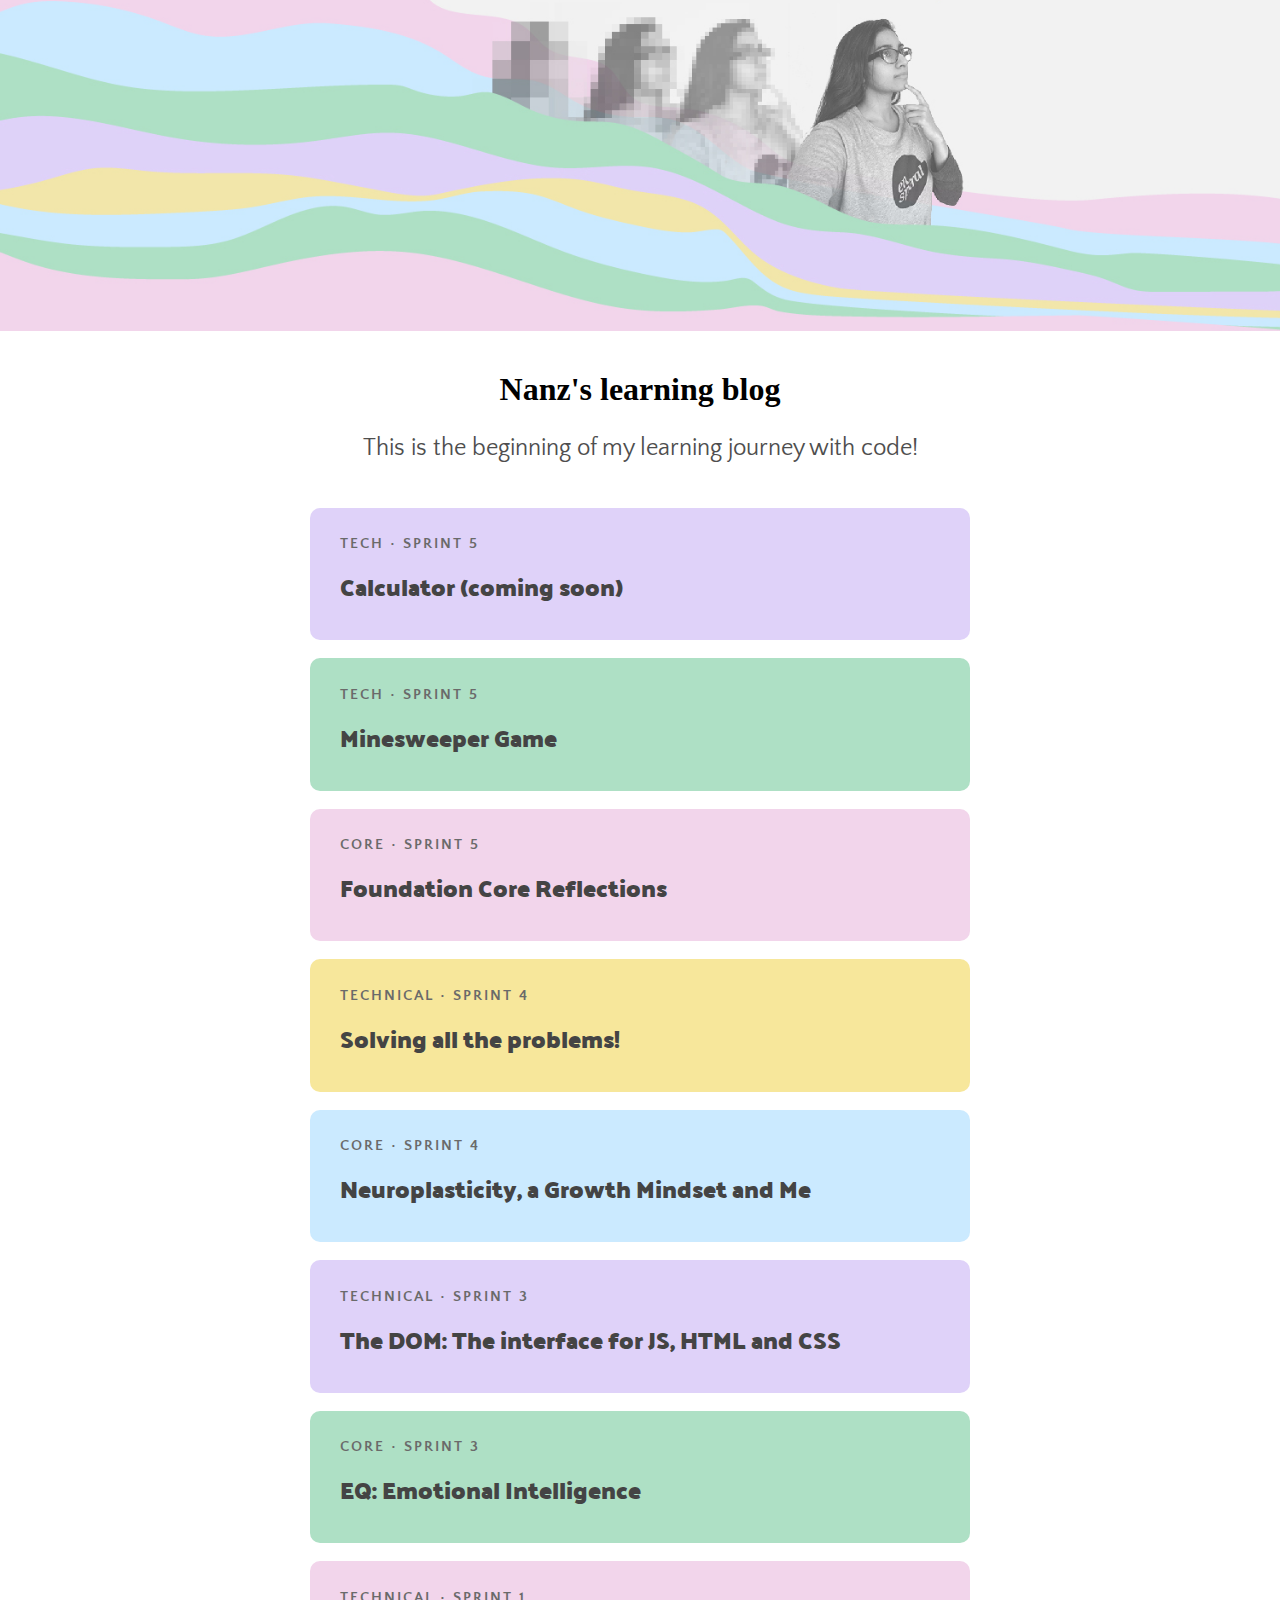
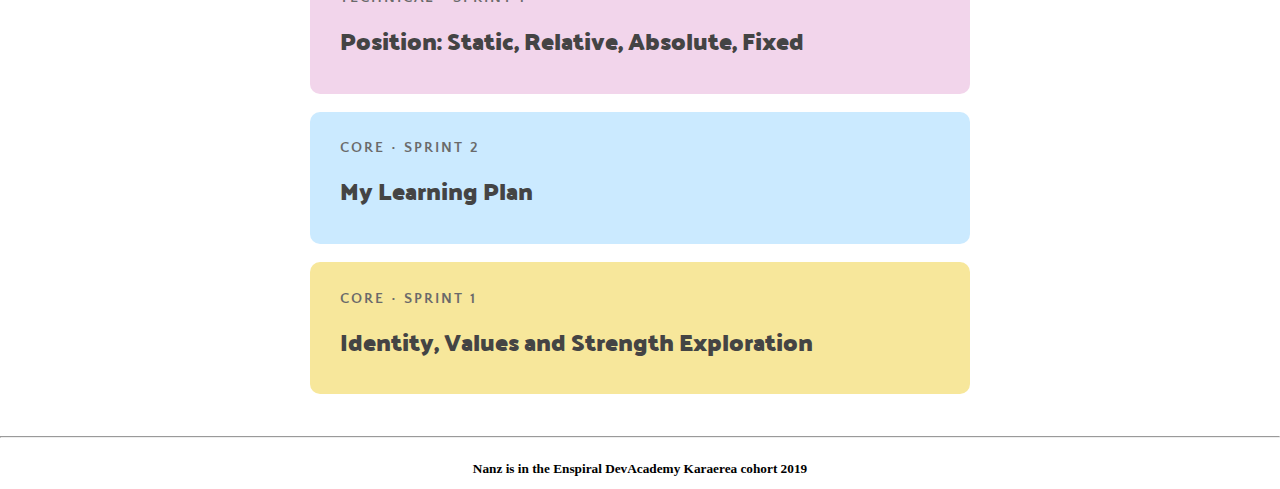
<file: index.html>
<html>
  <head>
   <title>Nanz's blog</title>
   <meta charset="UTF-8">
   <link href="styles/main.css" rel="stylesheet" type="text/css" />
   <link href="https://fonts.googleapis.com/css?family=Palanquin+Dark:500|Quattrocento+Sans" rel="stylesheet">
   <link rel="icon" type="image/png" sizes="16x16" href="/favicon-16x16.png">

  
  </head>
  
   <body>
      <img src="images/banner.jpg" class="banner-image">  
      <br>
     <div>
       <br>
       <h1>Nanz's learning blog</h1>
       <p> This is the beginning of my learning journey with code!</p>
     </div>
     
<div id="container">
      <a href=#><div class="blog-box-purple" id="box">
            <h3>TECH • SPRINT 5</h3>
            <h2>Calculator (coming soon) </h2>
        
         </div></a>
      <br>
      <a href="https://ninja-nanz.github.io/minesweeper/"><div class="blog-box-green" id="box">
         <h3>TECH • SPRINT 5</h3>
         <h2>Minesweeper Game </h2>
     
      </div></a>
   <br>

      <a href="blog/sprint5-core.html"><div class="blog-box-pink" id="box">
         <h3>CORE • SPRINT 5</h3>
         <h2>Foundation Core Reflections </h2>
   
   </div></a>
   <br>
   <a href="blog/sprint4-technical.html"><div class="blog-box-yellow" id="box">
    <h3>TECHNICAL • SPRINT 4</h3>
    <h2>Solving all the problems!</h2>

   </div></a>
   <br>
   <a href="blog/sprint4-core.html"><div class="blog-box-blue" id="box">
      <h3>CORE • SPRINT 4</h3>
      <h2>Neuroplasticity, a Growth Mindset and Me </h2>
  
   </div></a>
   <br> <a href="blog/sprint3-technical.html"><div class="blog-box-purple" id="box">
    <h3>TECHNICAL • SPRINT 3</h3>
    <h2>The DOM: The interface for JS, HTML and CSS</h2>

   </div></a>
   <br>
   <a href="blog/sprint3-core.html"><div class="blog-box-green" id="box">
      <h3>CORE • SPRINT 3</h3>
      <h2>EQ: Emotional Intelligence </h2>
  
   </div></a>
<br>
     <a href="blog/sprint2-technical.html"><div class="blog-box-pink" id="box">
      <h3>TECHNICAL • SPRINT 1</h3>
      <h2>Position: Static, Relative, Absolute, Fixed</h2>
 
     </div></a>
<br>
     <a href="blog/sprint2-core.html"><div class="blog-box-blue" id="box">
        <h3>CORE • SPRINT 2</h3>
        <h2>My Learning Plan </h2>
    
     </div></a>
<br>
     <a href="blog/sprint1-core.html"><div class="blog-box-yellow" id="box">
        <h3>CORE • SPRINT 1</h3>
        <h2>Identity, Values and Strength Exploration </h2>
    
     </div></a>
</div>
<br>

  </body>

  <footer>
   <br>
   <br>
    <hr>
    <div class=".footer">
      <h5>Nanz is in the Enspiral DevAcademy Karaerea cohort 2019</h5>
    </div>
    
  </footer>
</html>
</file>
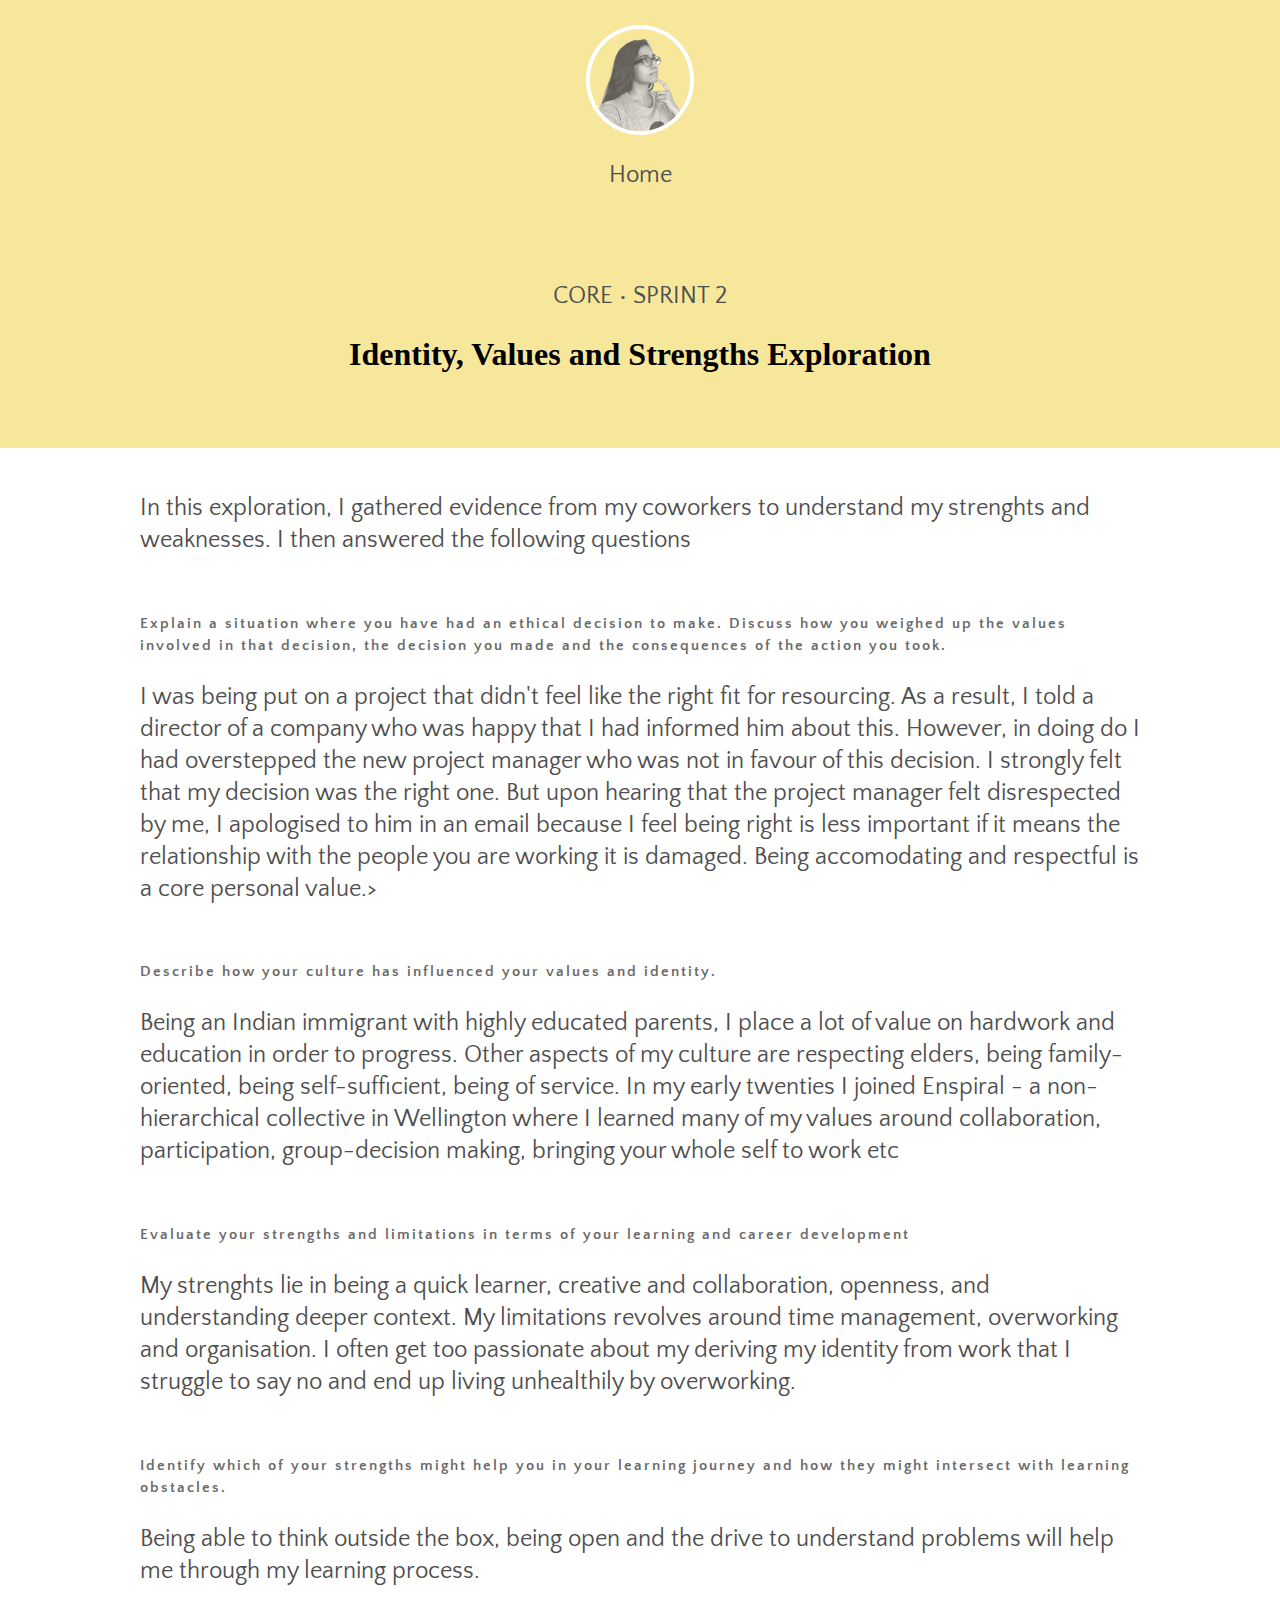
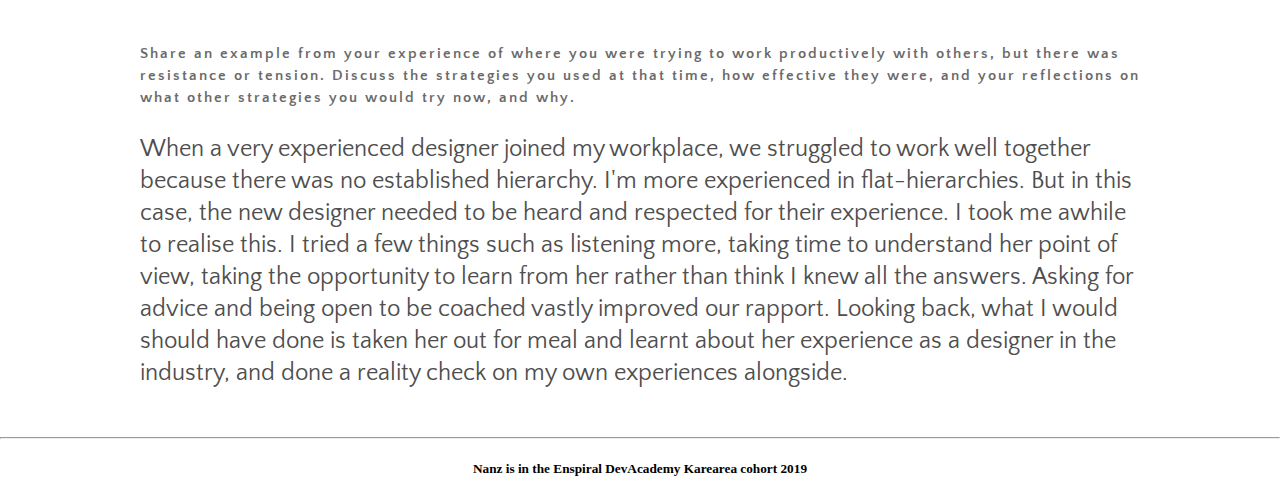
<file: blog/sprint1-core.html>
<html>
  <head>
   <title>Sprint 2 Technical</title>
   <meta charset="UTF-8">
   <link href="../styles/main.css" rel="stylesheet" type="text/css" />
   <link href="https://fonts.googleapis.com/css?family=Palanquin+Dark:500|Quattrocento+Sans" rel="stylesheet">
   <link rel="icon" type="image/png" sizes="16x16" href="/favicon-16x16.png">

  
  </head>
  
   <body>
     <div class="blog-header-yellow">
       
        <div class="section">
          <a href="../index.html"><img src="../images/logo.png" class="logo-1"><p>Home</p></a>
        </div>
        <br>
        <br>
        <p>CORE • SPRINT 2</p>
        <h1>Identity, Values and Strengths Exploration</h1>
       <br>
       <br>
       <br>
     </div>
     
<div id="container">
    <p>In this exploration, I gathered evidence from my coworkers to understand my strenghts and weaknesses. I then answered the following questions</p>
    <br>
    <h3>Explain a situation where you have had an ethical decision to make. Discuss how you weighed up the values involved in that decision, the decision you made and the consequences of the action you took.
    </h3>
    <p> I was being put on a project that didn't feel like the right fit for resourcing. As a result, I told a director of a company who was happy that I had informed him about this. However, in doing do I had overstepped the new project manager who was not in favour of this decision. I strongly felt that my decision was the right one. But upon hearing that the project manager felt disrespected by me, I apologised to him in an email because I feel being right is less important if it means the relationship with the people you are working it is damaged. Being accomodating and respectful is a core personal value.</h3>> 
    </p>
<br>
    <h3>Describe how your culture has influenced your values and identity.
    </h3>
    <p>Being an Indian immigrant with highly educated parents, I place a lot of value on hardwork and education in order to progress. Other aspects of my culture are respecting elders, being family-oriented, being self-sufficient, being of service. In my early twenties I joined Enspiral - a non-hierarchical collective in Wellington where I learned many of my values around collaboration, participation, group-decision making, bringing your whole self to work etc 
    </p>
<br>

   <h3>Evaluate your strengths and limitations in terms of your learning and career development
    </h3>
    <p>My strenghts lie in being a quick learner, creative and collaboration, openness, and understanding deeper context. My limitations revolves around time management, overworking and organisation. I often get too passionate about my deriving my identity from work that I struggle to say no and end up living unhealthily by overworking. 
    </p>
<br>
    <h3>Identify which of your strengths might help you in your learning journey and how they might intersect with learning obstacles.
    </h3> 
    <p>Being able to think outside the box, being open and the drive to understand problems will help me through my learning process. 
    </p>
<br>
    <h3>Share an example from your experience of where you were trying to work productively with others, but there was resistance or tension. Discuss the strategies you used at that time, how effective they were, and your reflections on what other strategies you would try now, and why.
    </h3>
    <p> When a very experienced designer joined my workplace, we struggled to work well together because there was no established hierarchy. I'm more experienced in flat-hierarchies. But in this case, the new designer needed to be heard and respected for their experience. I took me awhile to realise this. I tried a few things such as listening more, taking time to understand her point of view, taking the opportunity to learn from her rather than think I knew all the answers. Asking for advice and being open to be coached vastly improved our rapport. Looking back, what I would should have done is taken her out for meal and learnt about her experience as a designer in the industry, and done a reality check on my own experiences alongside. 
    </p>
            <br>
</div>
  </body>

<footer>
    <br>
    
    <hr>
    <div class=".footer">
      <h5>Nanz is in the Enspiral DevAcademy Karearea cohort 2019</h5>
    </div>
    
  </footer>
</html>
</file>
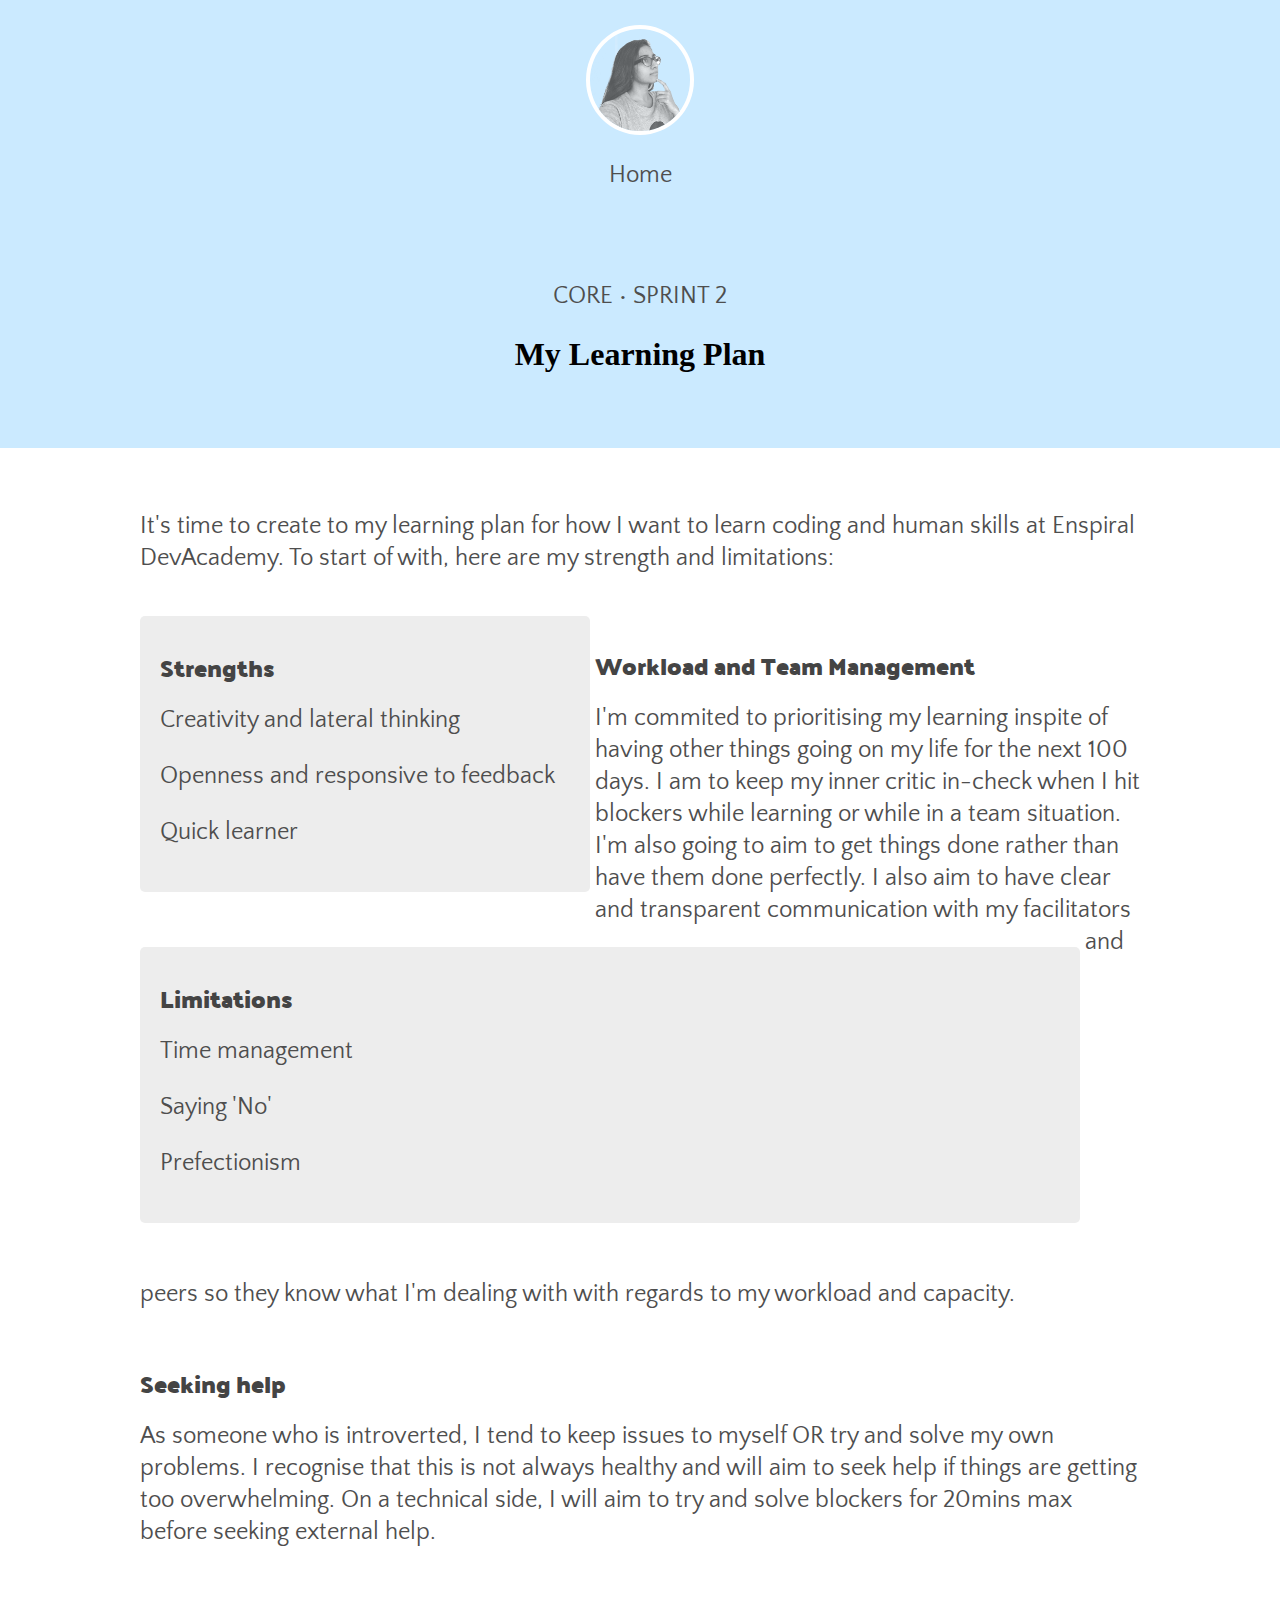
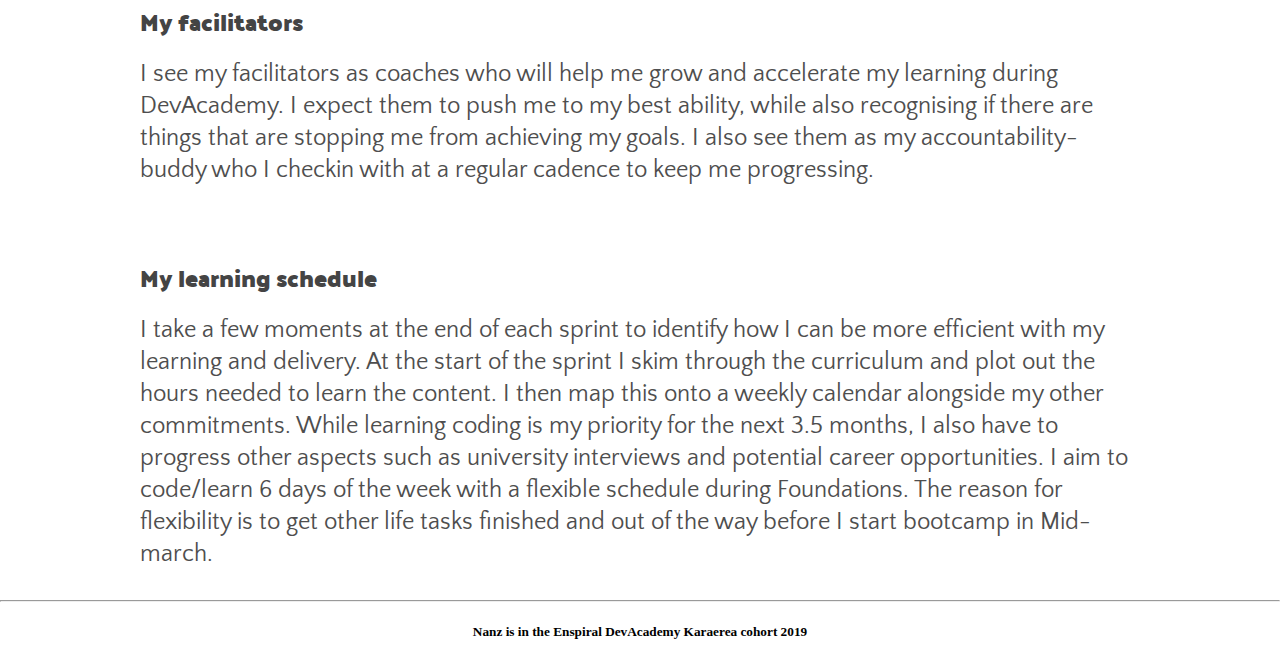
<file: blog/sprint2-core.html>
<html>
  <head>
   <title>Sprint 2 Technical</title>
   <meta charset="UTF-8">
   <link href="../styles/main.css" rel="stylesheet" type="text/css" />
   <link href="https://fonts.googleapis.com/css?family=Palanquin+Dark:500|Quattrocento+Sans" rel="stylesheet">
   <link rel="icon" type="image/png" sizes="16x16" href="/favicon-16x16.png">

  
  </head>
  
   <body>
     <div class="blog-header-blue">
       
        <div class="section">
          <a href="../index.html"><img src="../images/logo.png" class="logo-1"><p>Home</p></a>
        </div>
        <br>
        <br>
        <p>CORE • SPRINT 2</p>
        <h1>My Learning Plan</h1>
       <br>
       <br>
       <br>
     </div>
     
<div id="container">

    <br>
    <p>It's time to create to my learning plan for how I want to learn coding and human skills at Enspiral DevAcademy. To start of with, here are my strength and limitations: </p>
    <br>
    <div id="left-col"><h2>Strengths</h2>
        <p>Creativity and lateral thinking </p>
        <p>Openness and responsive to feedback </p>
        <p>Quick learner </p>
    </div>

    <div id="right-col"><h2>Limitations</h2>
        <p>Time management </p>
        <p>Saying 'No'</p>
        <p>Prefectionism</p>
    </div>
    
    <br>
</div>
<div id="container" >
    <h2>Workload and Team Management</h2>
    <p>I'm commited to prioritising my learning inspite of having other things going on my life for the next 100 days. I am to keep my inner critic in-check when I hit blockers while learning or while in a team situation. I'm also going to aim to get things done rather than have them done perfectly. I also aim to have clear and transparent communication with my facilitators and peers so they know what I'm dealing with with regards to my workload and capacity. </p>

    <br>

    <h2>Seeking help</h2>
    <p>As someone who is introverted, I tend to keep issues to myself OR try and solve my own problems. I recognise that this is not always healthy and will aim to seek help if things are getting too overwhelming. On a technical side, I will aim to try and solve blockers for 20mins max before seeking external help. </p>

    <br>

    <h2>My facilitators</h2>
    <p>I see my facilitators as coaches who will help me grow and accelerate my learning during DevAcademy. I expect them to push me to my best ability, while also recognising if there are things that are stopping me from achieving my goals. I also see them as my accountability-buddy who I checkin with at a regular cadence to keep me progressing. <p>

    <br>

    <h2>My learning schedule</h2>
    <p>I take a few moments at the end of each sprint to identify how I can be more efficient with my learning and delivery. At the start of the sprint I skim through the curriculum and plot out the hours needed to learn the content. I then map this onto a weekly calendar alongside my other commitments. While learning coding is my priority for the next 3.5 months, I also have to progress other aspects such as university interviews and potential career opportunities. I aim to code/learn 6 days of the week with a flexible schedule during Foundations. The reason for flexibility is to get other life tasks finished and out of the way before I start bootcamp in Mid-march. 

</div>
  </body>

  <footer>
    <br>
    
    <hr>
    <div class=".footer">
      <h5>Nanz is in the Enspiral DevAcademy Karaerea cohort 2019</h5>
    </div>
    
  </footer>
</html>
</file>
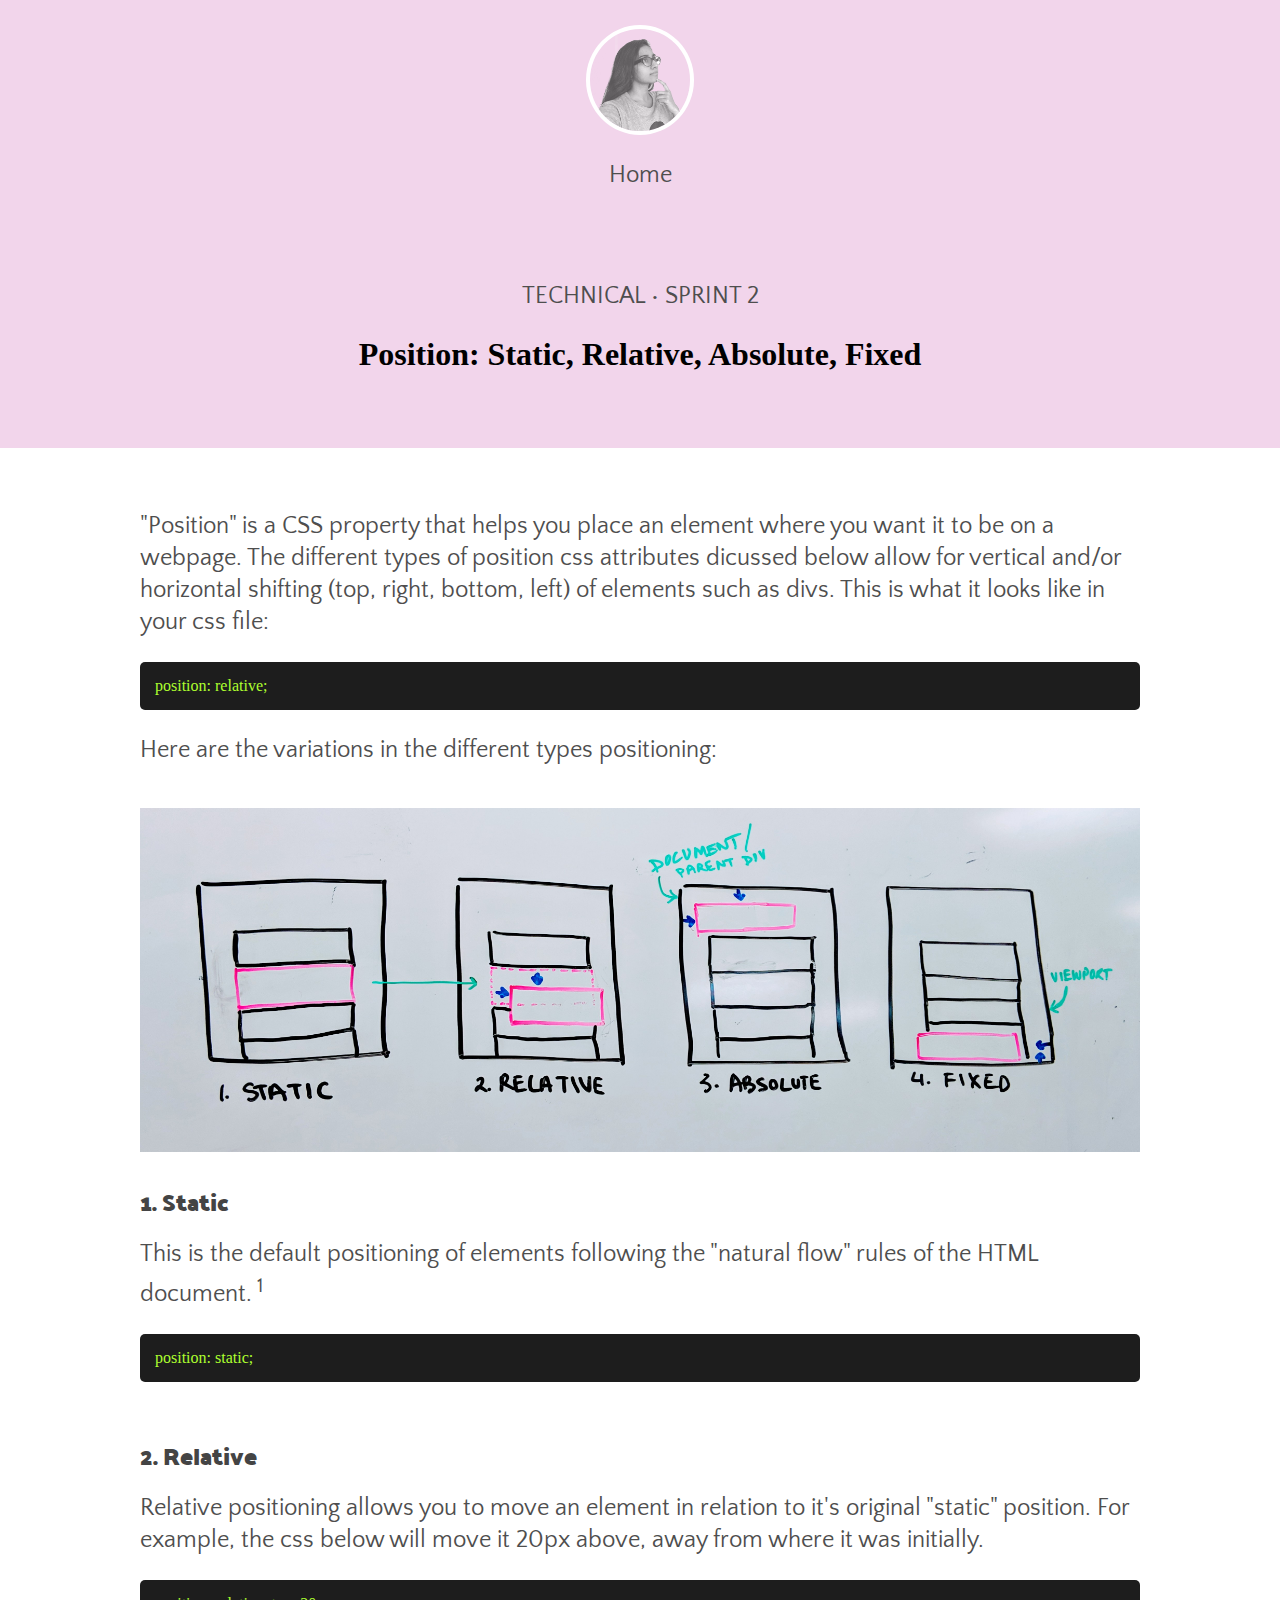
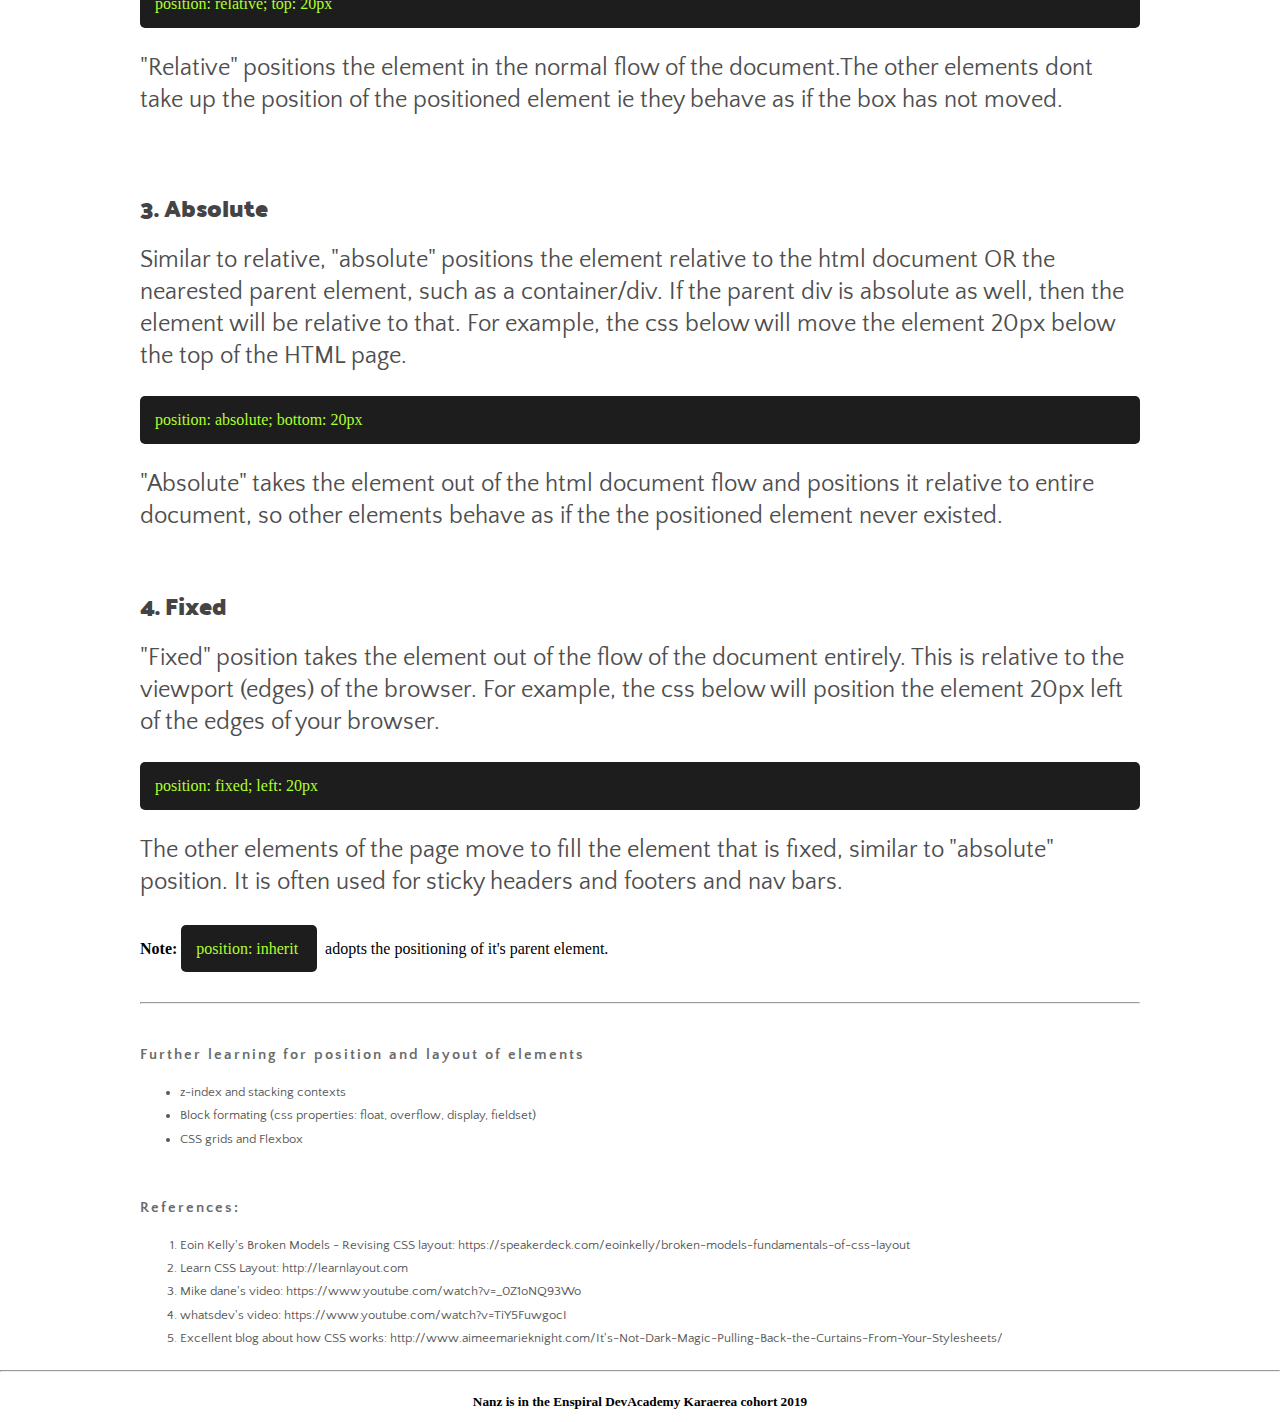
<file: blog/sprint2-technical.html>
<html>
  <head>
   <title>Sprint 2 Technical</title>
   <meta charset="UTF-8">
   <link href="../styles/main.css" rel="stylesheet" type="text/css" />
   <link href="https://fonts.googleapis.com/css?family=Palanquin+Dark:500|Quattrocento+Sans" rel="stylesheet">
   <link rel="icon" type="image/png" sizes="16x16" href="/favicon-16x16.png">

  
  </head>
  
   <body>
     <div class="blog-header-pink">
       
        <div class="section">
          <a href="../index.html"><img src="../images/logo.png" class="logo-1"><p>Home</p></a>
        </div>
        <br>
        <br>
        <p>TECHNICAL • SPRINT 2</p>
        <h1>Position: Static, Relative, Absolute, Fixed</h1>
       <br>
       <br>
       <br>
     </div>

     <div id="container">
<br>
<p>"Position" is a CSS property that helps you place an element where you want it to be on a webpage. The different types of position css attributes dicussed below allow for vertical and/or horizontal shifting (top, right, bottom, left) of elements such as divs. 

This is what it looks like in your css file: </p>
<div class="code-block"> position: relative; </div>

<p>Here are the variations in the different types positioning:</p>
<br>
<img src="../images/position-css.jpg">
<br>
<br>
<h2> 1. Static </h2>
<p>This is the default positioning of elements following the "natural flow" rules of the HTML document.<sup> 1 </sup>
<p> <div class="code-block"> position: static; </div>  </p>
<br>

<h2> 2. Relative </h2>
<p>Relative positioning allows you to move an element in relation to it's original "static" position. For example, the css below will move it 20px above, away from where it was initially. </p>
<p> <div class="code-block"> position: relative; top: 20px </div>  </p>
<p>"Relative" positions the element in the normal flow of the document.The other elements dont take up the position of the positioned element ie they behave as if the box has not moved.</p><br>
<br>
<h2> 3. Absolute </h2>
<p>Similar to relative, "absolute" positions the element relative to the html document OR the nearested parent element, such as a container/div. If the parent div is absolute as well, then the element will be relative to that. For example, the css below will move the element 20px below the top of the HTML page. </p>
<p> <div class="code-block"> position: absolute; bottom: 20px </div>  
<p>"Absolute" takes the element out of the html document flow and positions it relative to entire document, so other elements behave as if the the positioned element never existed. 
</p>
<br>
<h2> 4. Fixed </h2>
<p>"Fixed" position takes the element out of the flow of the document entirely. This is relative to the viewport (edges) of the browser. For example, the css below will position the element 20px left of the edges of your browser. </p>
<p> <div class="code-block"> position: fixed; left: 20px </div>  </p>
<p>The other elements of the page move to fill the element that is fixed, similar to "absolute" position. It is often used for sticky headers and footers and nav bars. 
</p>
<br>
<strong> Note: </strong> <span class="code-block"> position: inherit </span> &nbsp adopts the positioning of it's parent element. 
<br>
<br>
<br>
<hr>
<br>
<h3><strong>Further learning for position and layout of elements</strong> </h3>
<ul>
<li> z-index and stacking contexts </li>
<li> Block formating (css properties: float, overflow, display, fieldset) </li>
<li> CSS grids and Flexbox </li>


</ul>
<br>
<h3> <strong>References:</strong></h3>
<ol>
    <li> Eoin Kelly's Broken Models - Revising CSS layout: https://speakerdeck.com/eoinkelly/broken-models-fundamentals-of-css-layout </li>
    <li> Learn CSS Layout: http://learnlayout.com </li>
    <li> Mike dane's video: https://www.youtube.com/watch?v=_0Z1oNQ93Wo </li>
    <li> whatsdev's video: https://www.youtube.com/watch?v=TiY5FuwgocI </li>
    <li>Excellent blog about how CSS works: http://www.aimeemarieknight.com/It's-Not-Dark-Magic-Pulling-Back-the-Curtains-From-Your-Stylesheets/</li>
</ol>



</div>
<br>

  </body>

  <footer>
    <hr>
    <div class=".footer">
      <h5>Nanz is in the Enspiral DevAcademy Karaerea cohort 2019</h5>
    </div>
    
  </footer>
</html>
</file>
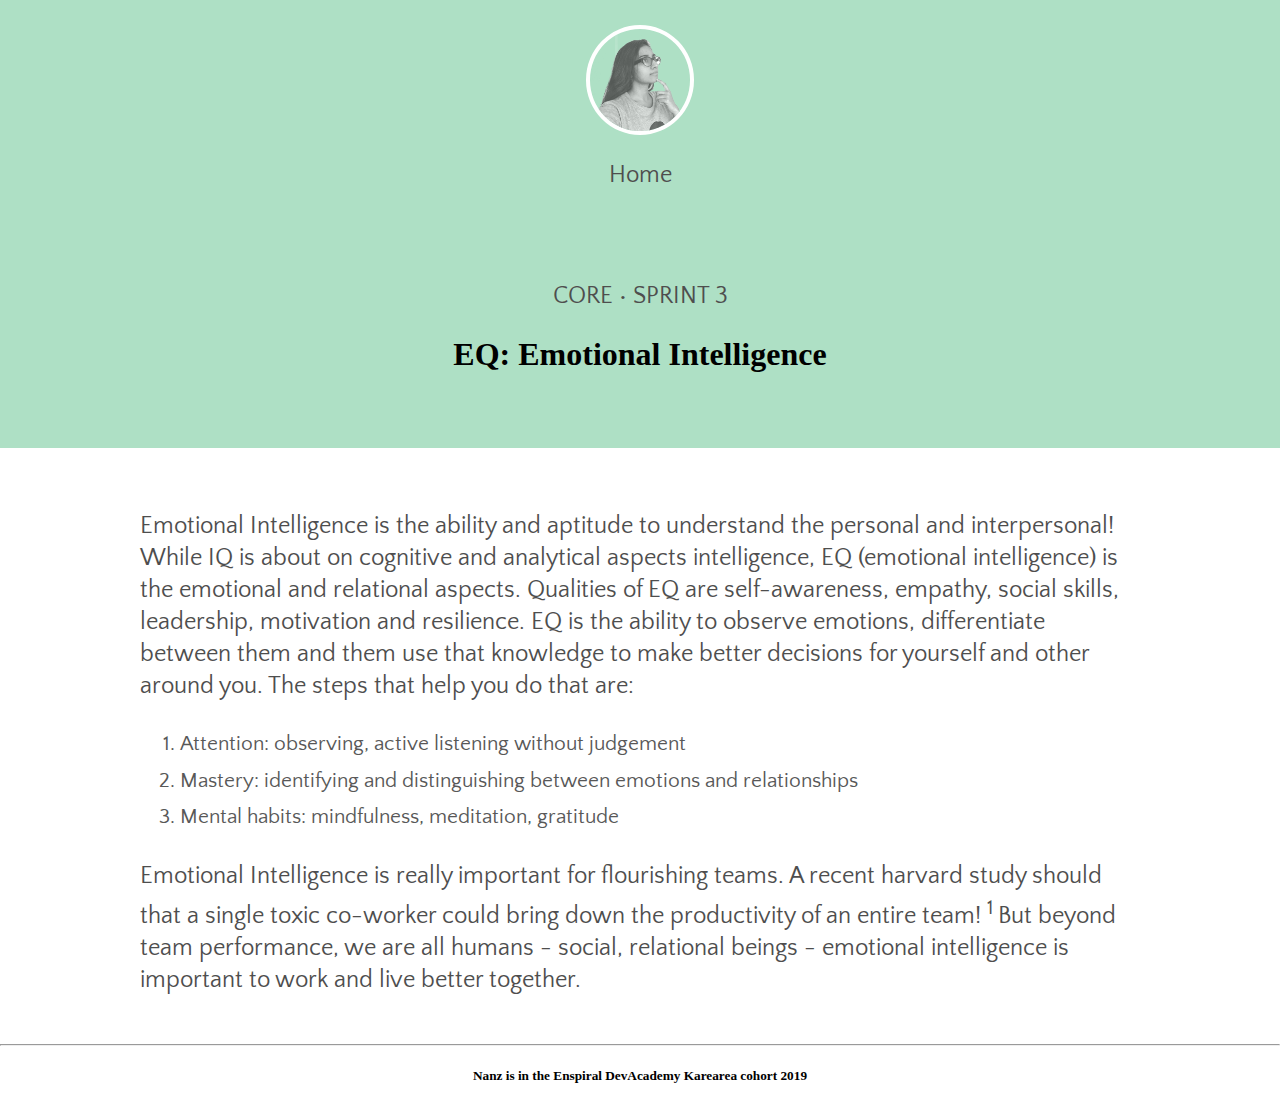
<file: blog/sprint3-core.html>
<html>
  <head>
   <title>Sprint 2 Technical</title>
   <meta charset="UTF-8">
   <link href="../styles/main.css" rel="stylesheet" type="text/css" />
   <link href="https://fonts.googleapis.com/css?family=Palanquin+Dark:500|Quattrocento+Sans" rel="stylesheet">
   <link rel="icon" type="image/png" sizes="16x16" href="/favicon-16x16.png">

  
  </head>
  
   <body>
     <div class="blog-header-green">
       
        <div class="section">
          <a href="../index.html"><img src="../images/logo.png" class="logo-1"><p>Home</p></a>
        </div>
        <br>
        <br>
        <p>CORE • SPRINT 3</p>
        <h1>EQ: Emotional Intelligence </h1>
       <br>
       <br>
       <br>
     </div>
     
<div id="container">

    <br>
    <p>Emotional Intelligence is the ability and aptitude to understand the personal and interpersonal! While IQ is about on cognitive and analytical aspects intelligence, EQ (emotional intelligence) is the emotional and relational aspects. Qualities of EQ are self-awareness, empathy, social skills, leadership, motivation and resilience.
        EQ is the ability to observe emotions, differentiate between them and them use that knowledge to make better decisions for yourself and other around you. The steps that help you do that are:
    <br> </p>     
            <ol style="font-size: 21px">
            <li> Attention: observing, active listening without judgement </li>
            <li> Mastery: identifying and distinguishing between emotions and relationships</li>
            <li> Mental habits: mindfulness, meditation, gratitude </li>
            </ol>
  <p> Emotional Intelligence is really important for flourishing teams. A recent harvard study should that a single toxic co-worker could bring down the productivity of an entire team! <sup> 1 </sup>
            But beyond team performance, we are all humans - social, relational beings - emotional intelligence is important to work and live better together. 
           </p> 

<br>
</div>
  </body>

  <footer>
    <br>
    
    <hr>
    <div class=".footer">
      <h5>Nanz is in the Enspiral DevAcademy Karearea cohort 2019</h5>
    </div>
    

  </footer>
</html>
</file>
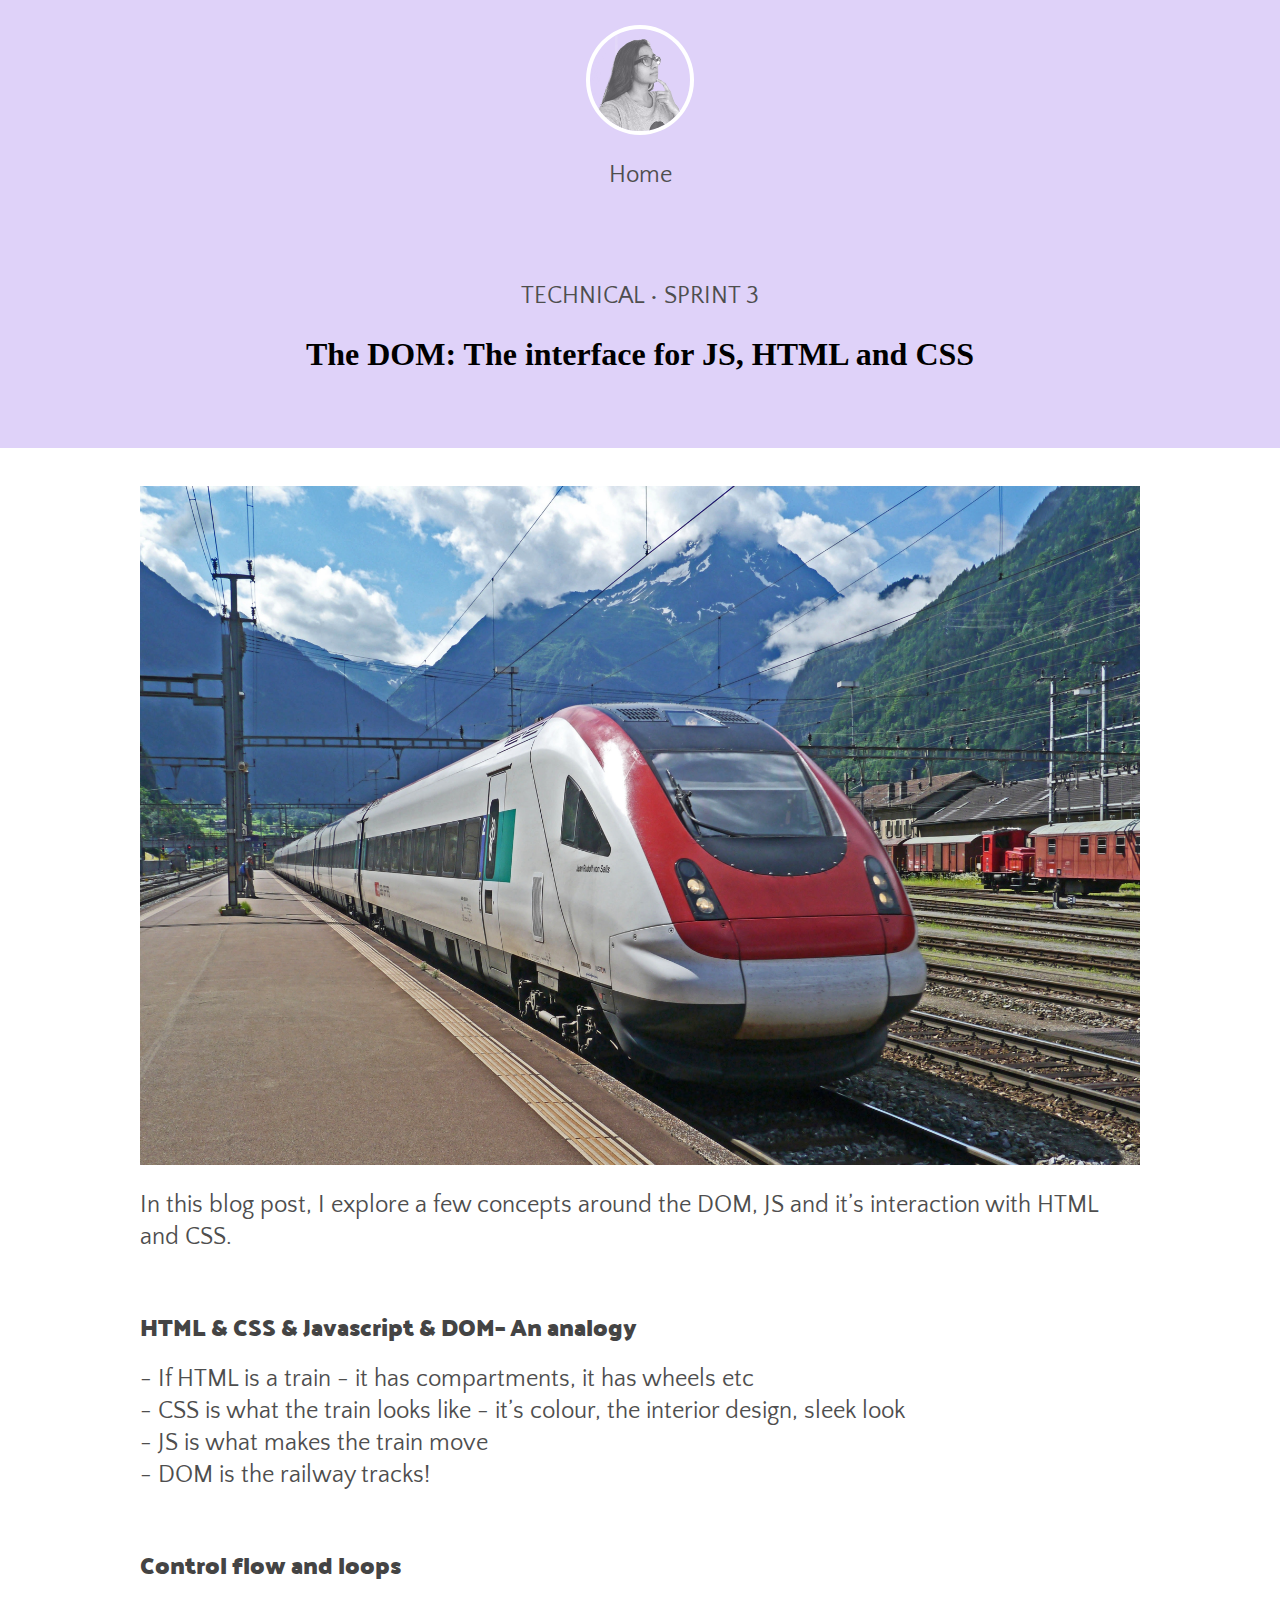
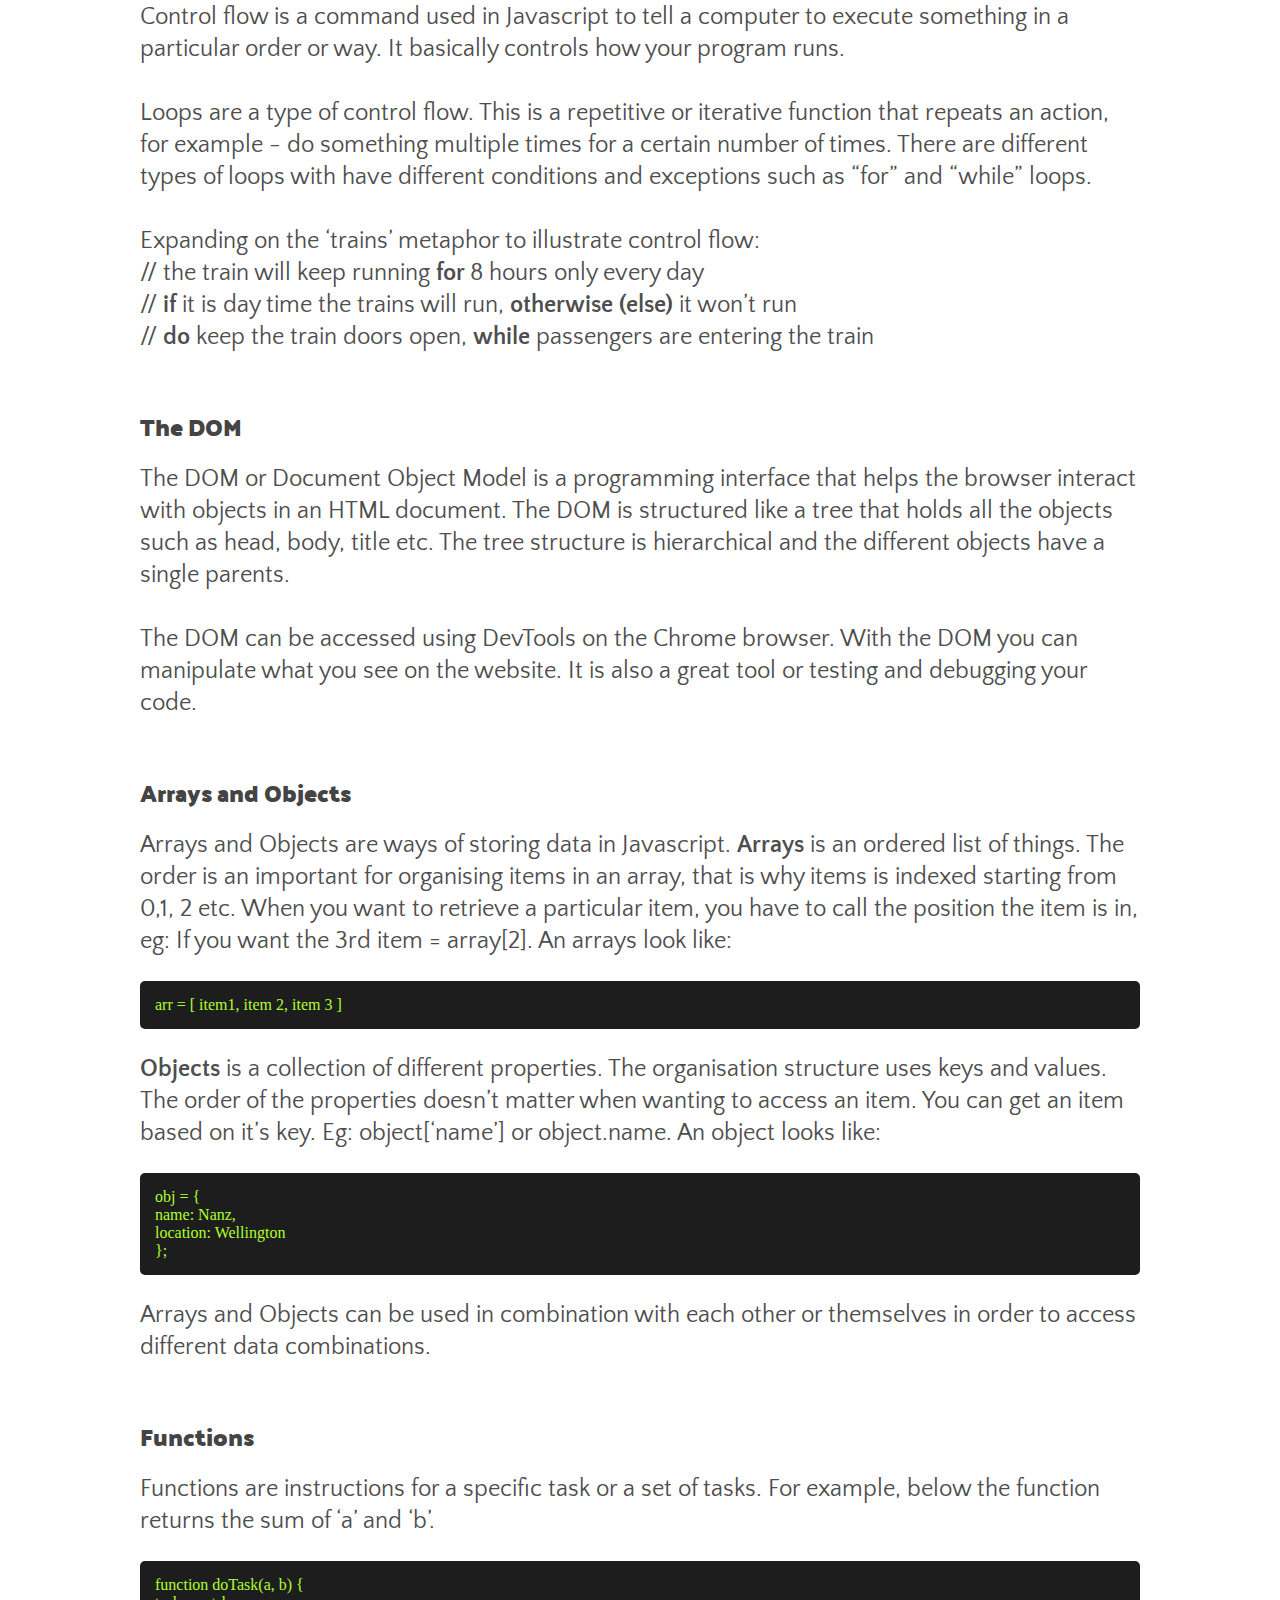
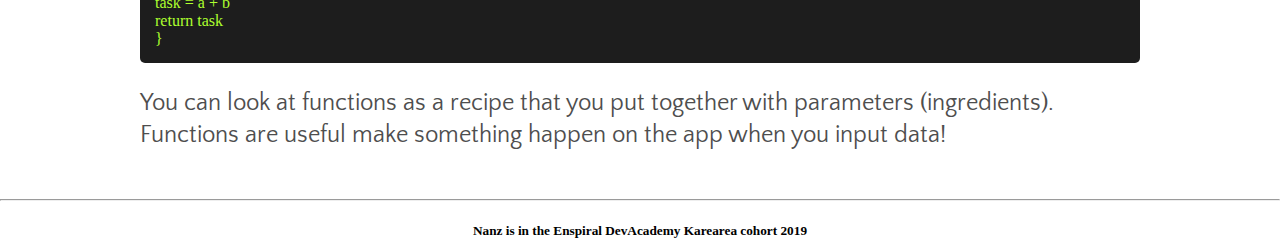
<file: blog/sprint3-technical.html>
<html>
  <head>
   <title>Sprint 2 Technical</title>
   <meta charset="UTF-8">
   <link href="../styles/main.css" rel="stylesheet" type="text/css" />
   <link href="https://fonts.googleapis.com/css?family=Palanquin+Dark:500|Quattrocento+Sans" rel="stylesheet">
   <link rel="icon" type="image/png" sizes="16x16" href="/favicon-16x16.png">

  
  </head>
  
   <body>
     <div class="blog-header-purple">
       
        <div class="section">
          <a href="../index.html"><img src="../images/logo.png" class="logo-1"><p>Home</p></a>
        </div>
        <br>
        <br>
        <p>TECHNICAL • SPRINT 3</p>
        <h1>The DOM: The interface for JS, HTML and CSS</h1>
       <br>
       <br>
       <br>
     </div>

    <div id="container">
        <br>
        <img src="../images/train.jpg">
    <br>
    <p>In this blog post, I explore a few concepts around the DOM, JS and it’s interaction with HTML and CSS. </p>
    <br>
    
    <h2> HTML & CSS & Javascript & DOM– An analogy </h2>
    <p>- If HTML is a train - it has compartments, it has wheels etc <br>
    - CSS is what the train looks like - it’s colour, the interior design, sleek look <br>
    - JS is what makes the train move <br>
    - DOM is the railway tracks!</p>
    
    
    <br>
    
    <h2> Control flow and loops </h2> 
<p>Control flow is a command used in Javascript to tell a computer to execute something in a particular order or way. It basically controls how your program runs. 
    <br>
    <br>
    Loops are a type of control flow. This is a repetitive or iterative function that repeats an action, for example - do something multiple times for a certain number of times. There are different types of loops with have different conditions and exceptions such as “for” and “while” loops. 
    <br>
    <br>
    Expanding on the ‘trains’ metaphor to illustrate control flow: 
    <br>// the train will keep running <strong> for </strong> 8 hours only every day
    <br>// <strong> if </strong>it is day time the trains will run, <strong> otherwise (else) </strong> it won’t run 
    <br>// <strong> do</strong> keep the train doors open, <strong> while </strong>passengers are entering the train
</p><br>
    
    <h2> The DOM </h2> 
    <p>The DOM or Document Object Model is a programming interface that helps the browser interact with objects in an HTML document. The DOM is structured like a tree that holds all the objects such as head, body, title etc. The tree structure is hierarchical and the different objects have a single parents. 
    <br><br>
    The DOM can be accessed using DevTools on the Chrome browser. With the DOM you can manipulate what you see on the website. It is also a great tool or testing and debugging your code. 
</p>
<br>
    <h2> Arrays and Objects </h2> 
<p>Arrays and Objects are ways of storing data in Javascript. 
    <strong> Arrays </strong> is an ordered list of things. The order is an important for organising items in an array, that is why items is indexed starting from 0,1, 2 etc. When you want to retrieve a particular item, you have to call the position the item is in, eg: If you want the 3rd item = array[2]. 
    
    An arrays look like: 
    </p>
    <div class="code-block"> arr = [ item1, item 2, item 3 ]</div>
    
    <p><strong> Objects </strong> is a collection of different properties. The organisation structure uses keys and values. The order of the properties doesn’t matter when wanting to access an item. You can get an item based on it’s key. Eg: object[‘name’] or object.name.
    
    
    An object looks like: </p>
    
    <div class="code-block"> obj = {
    <br>name: Nanz,
    <br>location: Wellington
    <br>};
    </div>
   <p> Arrays and Objects can be used in combination with each other or themselves in order to access different data combinations. 
</p> 
<br>
    <h2> Functions </h2> 
   <p>Functions are instructions for a specific task or a set of tasks. For example, below the function returns the sum of ‘a’ and ‘b’. 
    </p> 
    <div class="code-block"> function doTask(a, b) {
    <br>task = a + b
    <br>return task
    <br>}
    </div>
    
   <p>You can look at functions as a recipe that you put together with parameters (ingredients). 
    <br>
    Functions are useful make something happen on the app when you input data!
    
</p> 
    
    

<br>
</div>
<br>

  </body>

  <footer>
    <hr>
    <div class=".footer">
      <h5>Nanz is in the Enspiral DevAcademy Karearea cohort 2019</h5>
    </div>
    
  </footer>
</html>
</file>
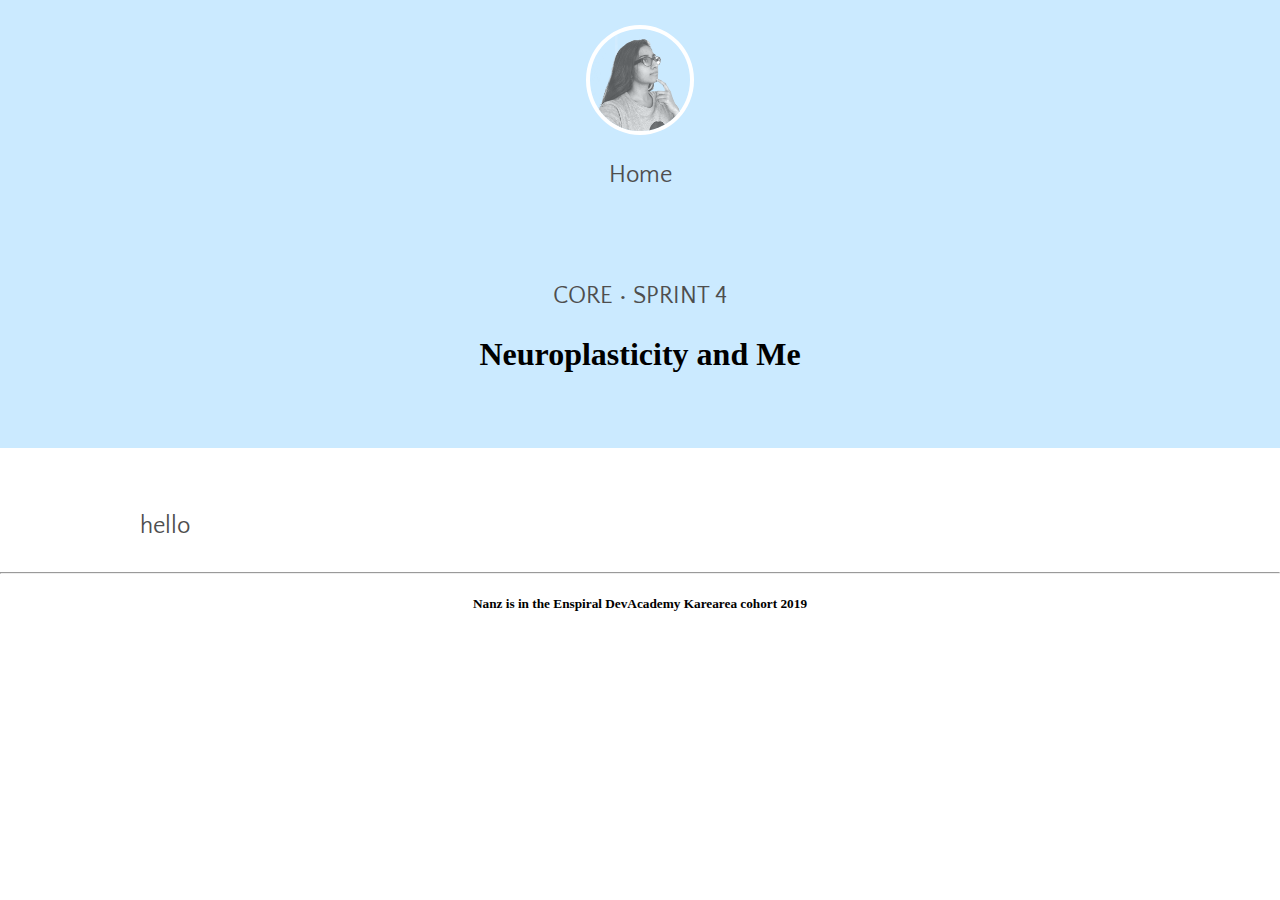
<file: blog/sprint4-core.html>
<html>
  <head>
   <title>Sprint 2 Technical</title>
   <meta charset="UTF-8">
   <link href="../styles/main.css" rel="stylesheet" type="text/css" />
   <link href="https://fonts.googleapis.com/css?family=Palanquin+Dark:500|Quattrocento+Sans" rel="stylesheet">
   <link rel="icon" type="image/png" sizes="16x16" href="/favicon-16x16.png">

  
  </head>
  
   <body>
     <div class="blog-header-blue">
       
        <div class="section">
          <a href="../index.html"><img src="../images/logo.png" class="logo-1"><p>Home</p></a>
        </div>
        <br>
        <br>
        <p>CORE • SPRINT 4</p>
        <h1>Neuroplasticity and Me</h1>
       <br>
       <br>
       <br>
     </div>

     <div id="container">
<br>
<p>hello</p>


</div>
<br>

  </body>

  <footer>
    <hr>
    <div class=".footer">
      <h5>Nanz is in the Enspiral DevAcademy Karearea cohort 2019</h5>
    </div>
    
  </footer>
</html>
</file>
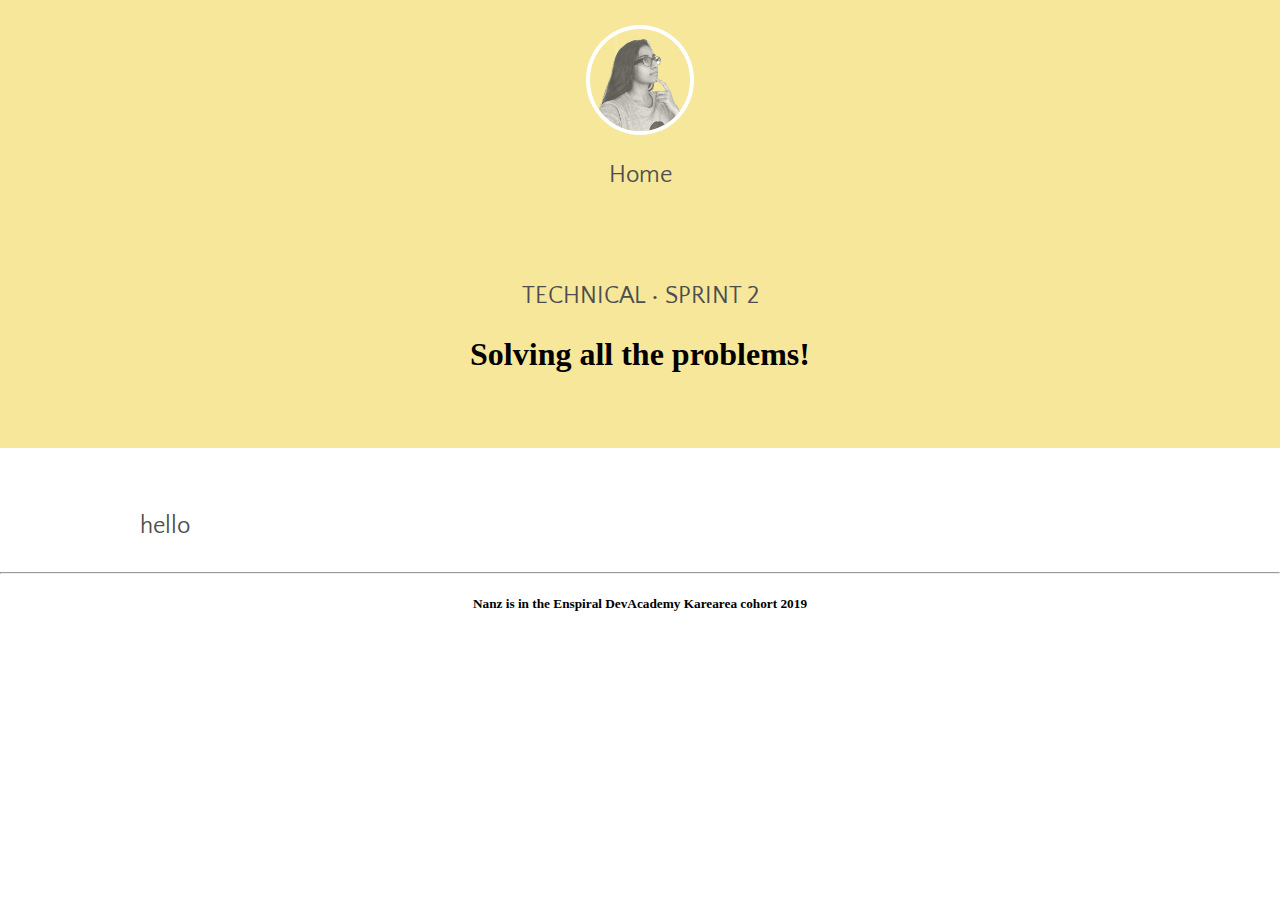
<file: blog/sprint4-technical.html>
<html>
  <head>
   <title>Sprint 2 Technical</title>
   <meta charset="UTF-8">
   <link href="../styles/main.css" rel="stylesheet" type="text/css" />
   <link href="https://fonts.googleapis.com/css?family=Palanquin+Dark:500|Quattrocento+Sans" rel="stylesheet">
   <link rel="icon" type="image/png" sizes="16x16" href="/favicon-16x16.png">

  
  </head>
  
   <body>
     <div class="blog-header-yellow">
       
        <div class="section">
          <a href="../index.html"><img src="../images/logo.png" class="logo-1"><p>Home</p></a>
        </div>
        <br>
        <br>
        <p>TECHNICAL • SPRINT 2</p>
        <h1>Solving all the problems!</h1>
       <br>
       <br>
       <br>
     </div>

     <div id="container">
<br>
<p>hello</p>


</div>
<br>

  </body>

  <footer>
    <hr>
    <div class=".footer">
      <h5>Nanz is in the Enspiral DevAcademy Karearea cohort 2019</h5>
    </div>
    
  </footer>
</html>
</file>
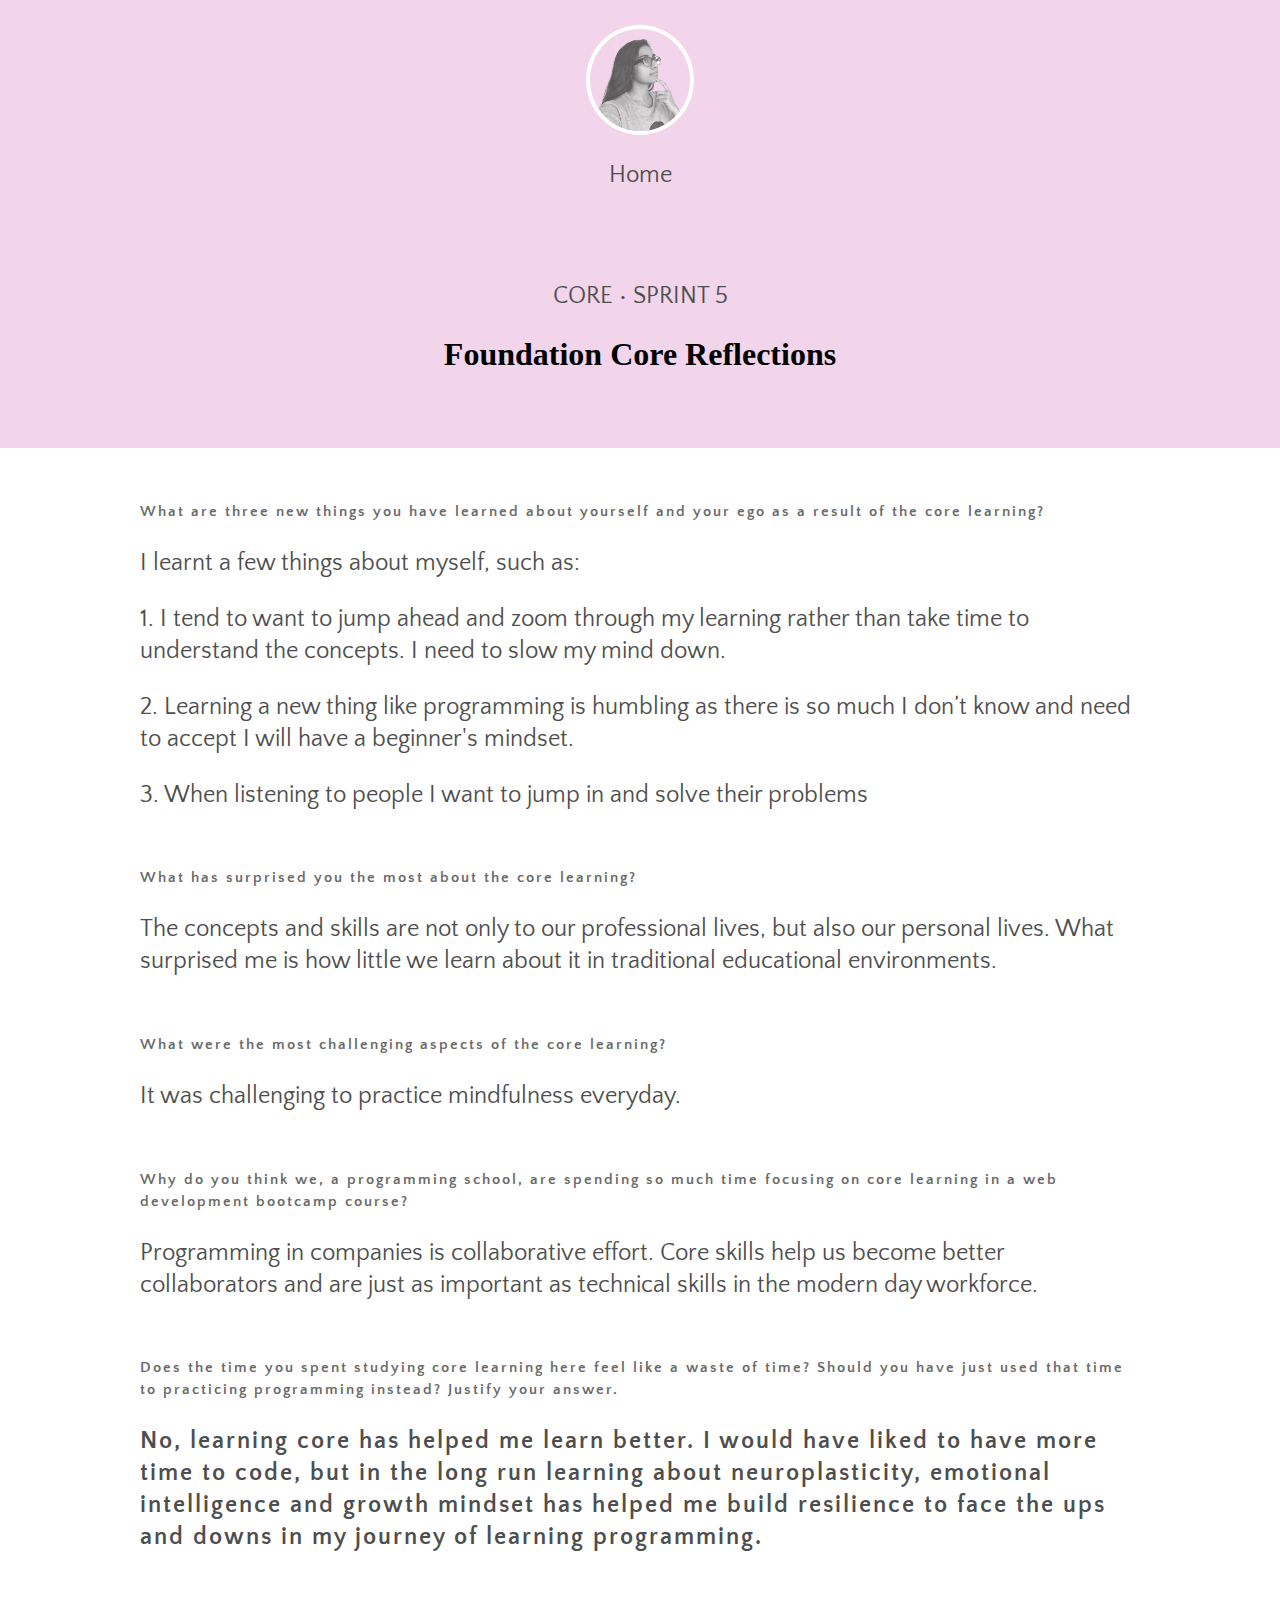
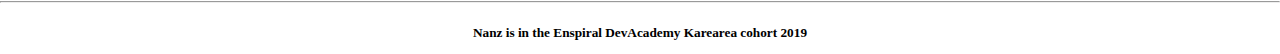
<file: blog/sprint5-core.html>
<html>
  <head>
   <title>Sprint 2 Technical</title>
   <meta charset="UTF-8">
   <link href="../styles/main.css" rel="stylesheet" type="text/css" />
   <link href="https://fonts.googleapis.com/css?family=Palanquin+Dark:500|Quattrocento+Sans" rel="stylesheet">
   <link rel="icon" type="image/png" sizes="16x16" href="/favicon-16x16.png">

  
  </head>
  
   <body>
     <div class="blog-header-pink">
       
        <div class="section">
          <a href="../index.html"><img src="../images/logo.png" class="logo-1"><p>Home</p></a>
        </div>
        <br>
        <br>
        <p>CORE • SPRINT 5</p>
        <h1>Foundation Core Reflections</h1>
       <br>
       <br>
       <br>
     </div>

     <div id="container">
        <br>
        
      <h3> What are three new things you have learned about yourself and your ego as a result of the core learning? </h3>
      <p>I learnt a few things about myself, such as:</p>
      
      <p>1. I tend to want to jump ahead and zoom through my learning rather than take time to understand the concepts. I need to slow my mind down. </p>
      <p>2. Learning a new thing like programming is humbling as there is so much I don’t know and need to accept I will have a beginner's mindset.</p>
      <p>3. When listening to people I want to jump in and solve their problems </p>
      
      <br>
      <h3> What has surprised you the most about the core learning? </h3>
      <p> The concepts and skills are not only to our professional lives, but also our personal lives. What surprised me is how little we learn about it in traditional educational environments. </p>
      <br>
      <h3> What were the most challenging aspects of the core learning? </h3>
      <p> It was challenging to practice mindfulness everyday. </p>
      <br>
      <h3>Why do you think we, a programming school, are spending so much time focusing on core learning in a web development bootcamp course?</h3>
      <p>Programming in companies is collaborative effort. Core skills help us become better collaborators and are just as important as technical skills in the modern day workforce. </p>
      
      <br>
      
      <h3>Does the time you spent studying core learning here feel like a waste of time? Should you have just used that time to practicing programming instead? Justify your answer. </3>
      <p> No, learning core has helped me learn better. I would have liked to have more time to code, but in the long run learning about neuroplasticity, emotional intelligence and growth mindset has helped me build resilience to face the ups and downs in my  journey of learning programming. </p>
      

        
    </div>
    <br>
    <br>

  </body>

  <footer>
    <hr>
    <div class=".footer">
      <h5>Nanz is in the Enspiral DevAcademy Karearea cohort 2019</h5>
    </div>
    
  </footer>
</html>
</file>
<file: styles/main.css>
body {
    margin: -10 0 -10 0;
}

a { 
    color: inherit;
    text-decoration: none;
} 


div {
    text-align: center;
}


.blog-header-pink {
    background-color: #f2d5eb;
}

.blog-header-blue {
    background-color: #cbeaff;
}

.blog-header-green {
    background-color:#aee0c5;
}

.blog-header-purple {
    background-color: #dfd2f9;
}

.blog-header-yellow {
    background-color: #f7e79b;
}

.section {
    padding: 5 5 5 5;

}

.code-block {
    background-color: rgb(29, 29, 29);
    color: greenyellow;
    font: Courier;
    text-align: left;
    padding: 15;
    margin: 20 0 20 0;
    border-radius: 5px;


}

.logo-1 {
    width: 100px;
    border-color: #fff;
    border-width: 4px;
    border-style: solid;
    border-radius: 50%;
    margin: 0px auto;
    margin-top: 30px;
}

.footer {
    position: fixed; bottom: 0%;
    text-align: center;
  }
}



/* heading styles */

h1 {
    font-family: 'Palanquin Dark', sans-serif;
    font-size: 36pt;
    color: rgb(68, 68, 68);
}

h2 {
    font-family: 'Palanquin Dark', sans-serif;
    font-size: 18pt;
    line-height: 100%;
    color: rgb(68, 68, 68);
}

h3 {
    font-family: 'Quattrocento Sans', sans-serif;
    font-size: 11pt;
    color: rgb(106, 106, 106);
    line-height: 150%;
    letter-spacing: 2px;
}

ol {
    font-family: 'Quattrocento Sans', sans-serif;
    font-size: 10pt;
    color: rgb(88, 88, 88);
    text-align: left;
    line-height: 175%;
}

ul {
    font-family: 'Quattrocento Sans', sans-serif;
    font-size: 10pt;
    color: rgb(88, 88, 88);
    text-align: left;
    line-height: 175%;
}

p {
    font-family: 'Quattrocento Sans', sans-serif;
    font-size: 18pt;
    color: rgb(78, 78, 78);
    line-height: 24pt;
}

/* blog box styles */

.blog-box-pink {
    background-color: #f2d5eb;
    padding: 11 30 21 30;
    border-radius: 10px;
    text-align: left;

}

.blog-box-blue {
    background-color: #cbeaff;
    padding: 11 30 21 30;
    border-radius: 10px;
    text-align: left;
    

}

.blog-box-green {
    background-color: #aee0c5;
    padding: 11 30 21 30;
    border-radius: 10px;
    text-align: left;


}

.blog-box-purple {
    background-color: #dfd2f9;
    padding: 11 30 21 30;
    border-radius: 10px;
    text-align: left;


}

.blog-box-yellow {
    background-color: #f7e79b;
    padding: 11 30 21 30;
    border-radius: 10px;
    text-align: left;


}

#box {
    width: 600px;
    margin: 0px auto;
    
}


#container {
    width: 1000px;
    margin: 0px auto;
    text-align: left;
    position: relative; top: 20px;
    
}




#left-col {
    width: 410px; 
    background-color: hsl(0, 0%, 93%);
    text-align: left; 
    padding: 20;
    border-radius: 5px;
    margin: 0 5 55 0;
    float: left;
}

#right-col {
    background-color: #ededed;
    text-align: left;
    padding: 20;
    border-radius: 5px;
    margin: 0 5 55 0;
    float: left;
} 

.banner-image {
    margin: 0 0 0 0;
    width: 100%;

}

@media screen and (max-width:724px){
    #container {
        width: 90%;
    }

    #box {
        width: 80%;
    }
   
    
    #left-col {
        width: 90%;
    }
    }
    #right-col {
        width: 90%;
    }
    img {
        width: 100%
    }
   
 
}
</file>
